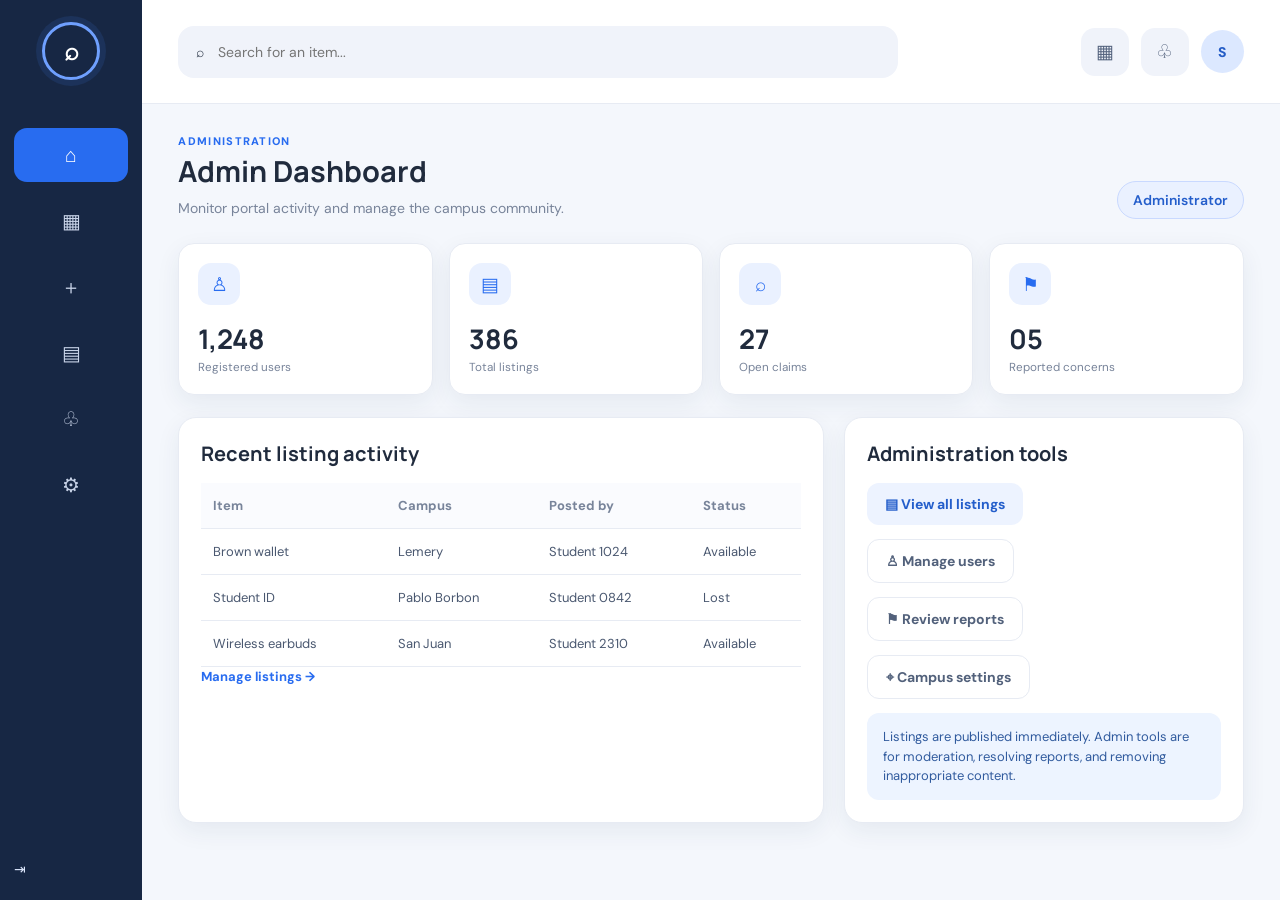
<file: admin-dashboard.html>
<!doctype html>
<html lang="en">
  <head>
    <meta charset="UTF-8" />
    <meta name="viewport" content="width=device-width, initial-scale=1.0" />
    <title>Admin Dashboard | BatStateU Lost & Found</title>
    <link rel="stylesheet" href="css/style.css" />
  </head>
  <body>
    <div class="app">
      <aside class="sidebar">
        <a class="brand" href="feed.html" aria-label="BatStateU Lost and Found"
          >⌕</a
        >
        <nav class="nav">
          <a href="user-dashboard.html" class="active" title="Dashboard"
            >⌂<span>Dashboard</span></a
          >
          <a href="feed.html" title="Feed">▦<span>Feed</span></a>
          <a href="report-item.html" title="Report item"
            >＋<span>Report</span></a
          >
          <a href="my-listings.html" title="My listings"
            >▤<span>My Listings</span></a
          >
          <a href="notifications.html" title="Notifications"
            >♧<span>Alerts</span></a
          >
          <a href="profile.html" title="Profile">⚙<span>Profile</span></a>
        </nav>
        <div class="sidebar-bottom">
          <a href="index.html" title="Sign out">⇥</a>
        </div>
      </aside>
      <main class="main">
        <header class="topbar">
          <label class="search"
            ><span>⌕</span
            ><input
              type="search"
              placeholder="Search for an item..."
              aria-label="Search listings"
          /></label>
          <div class="top-actions">
            <a class="icon-btn" href="feed.html" title="Browse">▦</a>
            <a class="icon-btn" href="notifications.html" title="Notifications"
              >♧</a
            >
            <a class="avatar" href="profile.html" title="Profile">S</a>
          </div>
        </header>
        <section class="content">
          <div class="page-heading">
            <div>
              <div class="eyebrow">Administration</div>
              <h1>Admin Dashboard</h1>
              <p class="subtitle">
                Monitor portal activity and manage the campus community.
              </p>
            </div>
            <span class="chip active">Administrator</span>
          </div>
          <div class="stats">
            <div class="stat">
              <div class="stat-icon">♙</div>
              <strong>1,248</strong><small>Registered users</small>
            </div>
            <div class="stat">
              <div class="stat-icon">▤</div>
              <strong>386</strong><small>Total listings</small>
            </div>
            <div class="stat">
              <div class="stat-icon">⌕</div>
              <strong>27</strong><small>Open claims</small>
            </div>
            <div class="stat">
              <div class="stat-icon">⚑</div>
              <strong>05</strong><small>Reported concerns</small>
            </div>
          </div>
          <div class="two-col">
            <section class="panel">
              <h2>Recent listing activity</h2>
              <div class="table-wrap">
                <table>
                  <thead>
                    <tr>
                      <th>Item</th>
                      <th>Campus</th>
                      <th>Posted by</th>
                      <th>Status</th>
                    </tr>
                  </thead>
                  <tbody>
                    <tr>
                      <td>Brown wallet</td>
                      <td>Lemery</td>
                      <td>Student 1024</td>
                      <td>Available</td>
                    </tr>
                    <tr>
                      <td>Student ID</td>
                      <td>Pablo Borbon</td>
                      <td>Student 0842</td>
                      <td>Lost</td>
                    </tr>
                    <tr>
                      <td>Wireless earbuds</td>
                      <td>San Juan</td>
                      <td>Student 2310</td>
                      <td>Available</td>
                    </tr>
                  </tbody>
                </table>
              </div>
              <a class="back-link" href="my-listings.html">Manage listings →</a>
            </section>
            <section class="panel">
              <h2>Administration tools</h2>
              <p>
                <a class="btn btn-light" href="feed.html"
                  >▤ View all listings</a
                >
              </p>
              <p><a class="btn btn-outline" href="#">♙ Manage users</a></p>
              <p><a class="btn btn-outline" href="#">⚑ Review reports</a></p>
              <p><a class="btn btn-outline" href="#">⌖ Campus settings</a></p>
              <div class="notice">
                Listings are published immediately. Admin tools are for
                moderation, resolving reports, and removing inappropriate
                content.
              </div>
            </section>
          </div>
        </section>
      </main>
    </div>
  </body>
</html>
</file>
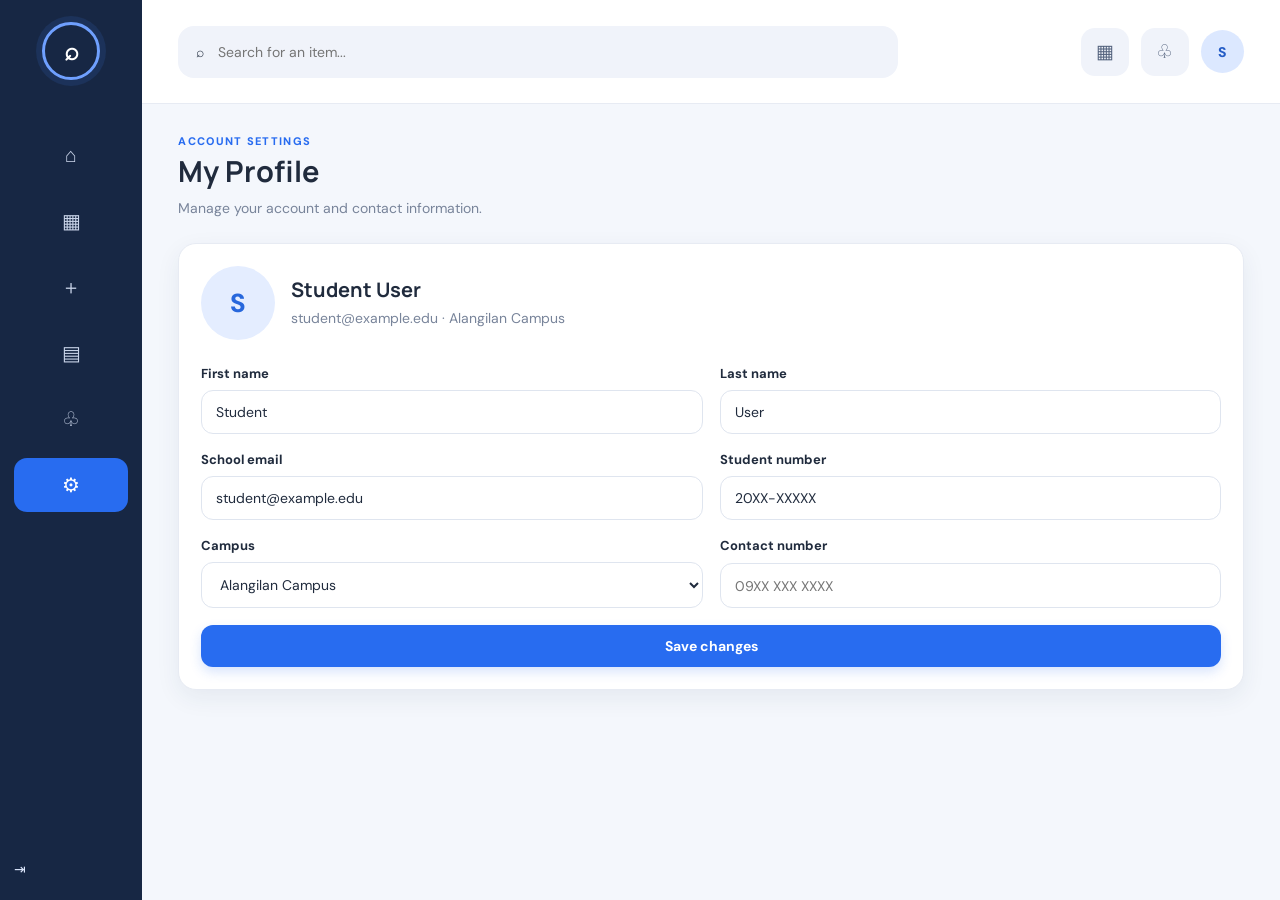
<file: profile.html>
<!doctype html>
<html lang="en">
  <head>
    <meta charset="UTF-8" />
    <meta name="viewport" content="width=device-width, initial-scale=1.0" />
    <title>My Profile | BatStateU Lost & Found</title>
    <link rel="stylesheet" href="css/style.css" />
  </head>
  <body>
    <div class="app">
      <aside class="sidebar">
        <a class="brand" href="feed.html" aria-label="BatStateU Lost and Found"
          >⌕</a
        >
        <nav class="nav">
          <a href="user-dashboard.html" title="Dashboard"
            >⌂<span>Dashboard</span></a
          >
          <a href="feed.html" title="Feed">▦<span>Feed</span></a>
          <a href="report-item.html" title="Report item"
            >＋<span>Report</span></a
          >
          <a href="my-listings.html" title="My listings"
            >▤<span>My Listings</span></a
          >
          <a href="notifications.html" title="Notifications"
            >♧<span>Alerts</span></a
          >
          <a href="profile.html" class="active" title="Profile"
            >⚙<span>Profile</span></a
          >
        </nav>
        <div class="sidebar-bottom">
          <a href="index.html" title="Sign out">⇥</a>
        </div>
      </aside>
      <main class="main">
        <header class="topbar">
          <label class="search"
            ><span>⌕</span
            ><input
              type="search"
              placeholder="Search for an item..."
              aria-label="Search listings"
          /></label>
          <div class="top-actions">
            <a class="icon-btn" href="feed.html" title="Browse">▦</a>
            <a class="icon-btn" href="notifications.html" title="Notifications"
              >♧</a
            >
            <a class="avatar" href="profile.html" title="Profile">S</a>
          </div>
        </header>
        <section class="content">
          <div class="page-heading">
            <div>
              <div class="eyebrow">Account settings</div>
              <h1>My Profile</h1>
              <p class="subtitle">
                Manage your account and contact information.
              </p>
            </div>
          </div>
          <div class="panel">
            <div class="profile-row" style="margin-bottom: 25px">
              <div class="profile-avatar">S</div>
              <div>
                <h2 style="margin: 0 0 4px">Student User</h2>
                <p class="subtitle">student@example.edu · Alangilan Campus</p>
              </div>
            </div>
            <form class="form-grid">
              <div class="form-group">
                <label>First name</label><input class="field" value="Student" />
              </div>
              <div class="form-group">
                <label>Last name</label><input class="field" value="User" />
              </div>
              <div class="form-group">
                <label>School email</label
                ><input
                  class="field"
                  value="student@example.edu"
                  type="email"
                />
              </div>
              <div class="form-group">
                <label>Student number</label
                ><input class="field" value="20XX-XXXXX" />
              </div>
              <div class="form-group">
                <label>Campus</label
                ><select class="select">
                  <option>Alangilan Campus</option>
                  <option>ARASOF Nasugbu Campus</option>
                  <option>Lemery Campus</option>
                  <option>Pablo Borbon Campus</option>
                  <option>JPLPC Malvar Campus</option>
                  <option>Balayan Campus</option>
                  <option>San Juan Campus</option>
                  <option>Mabini Campus</option>
                  <option>Lobo Campus</option>
                  <option>Rosario Campus</option>
                  <option>Lipa Campus</option>
                </select>
              </div>
              <div class="form-group">
                <label>Contact number</label
                ><input class="field" placeholder="09XX XXX XXXX" />
              </div>
              <div class="form-group full">
                <button class="btn btn-primary" type="button">
                  Save changes
                </button>
              </div>
            </form>
          </div>
        </section>
      </main>
    </div>
  </body>
</html>
</file>
<file: css/style.css>
@import url("https://fonts.googleapis.com/css2?family=DM+Sans:wght@400;500;600;700;800&family=Manrope:wght@500;600;700;800&display=swap");
:root {
  --navy: #172744;
  --navy-2: #20365b;
  --blue: #286cf0;
  --blue-dark: #1858d5;
  --bg: #f4f7fc;
  --surface: #fff;
  --text: #202b3d;
  --muted: #78849a;
  --line: #e7ebf3;
  --green: #22a66b;
  --red: #e74b4b;
  --amber: #e6a23c;
  --shadow: 0 8px 24px rgba(31, 53, 91, 0.07);
  --radius: 18px;
}
* {
  box-sizing: border-box;
}
body {
  margin: 0;
  background: var(--bg);
  color: var(--text);
  font-family: "DM Sans", Arial, sans-serif;
  font-size: 14px;
}
a {
  color: inherit;
  text-decoration: none;
}
button,
input,
select,
textarea {
  font: inherit;
}
button,
.btn {
  border: 0;
  cursor: pointer;
}
.app {
  min-height: 100vh;
}
.sidebar {
  position: fixed;
  inset: 0 auto 0 0;
  width: 142px;
  background: var(--navy);
  color: #dce6fb;
  display: flex;
  flex-direction: column;
  align-items: center;
  padding: 22px 14px;
  z-index: 5;
}
.brand {
  width: 58px;
  height: 58px;
  border: 3px solid #6fa0ff;
  border-radius: 50%;
  display: grid;
  place-items: center;
  color: white;
  font-size: 25px;
  font-weight: 800;
  margin-bottom: 48px;
  box-shadow: 0 0 0 6px rgba(70, 130, 245, 0.12);
}
.nav {
  width: 100%;
  display: grid;
  gap: 12px;
}
.nav a {
  height: 54px;
  border-radius: 13px;
  display: flex;
  align-items: center;
  justify-content: center;
  gap: 10px;
  color: #c8d3e8;
  font-size: 20px;
  transition: 0.2s;
}
.nav a span {
  display: none;
  font-size: 13px;
  font-weight: 600;
}
.nav a.active,
.nav a:hover {
  background: var(--blue);
  color: white;
}
.sidebar-bottom {
  margin-top: auto;
  width: 100%;
  display: grid;
  gap: 12px;
}
.main {
  margin-left: 142px;
  min-height: 100vh;
}
.topbar {
  height: 104px;
  background: #fff;
  border-bottom: 1px solid var(--line);
  display: flex;
  align-items: center;
  gap: 24px;
  padding: 20px 3.2%;
  position: sticky;
  top: 0;
  z-index: 4;
}
.search {
  height: 52px;
  background: #f0f3fa;
  border-radius: 16px;
  display: flex;
  align-items: center;
  padding: 0 18px;
  gap: 12px;
  flex: 1;
  max-width: 720px;
}
.search input {
  border: 0;
  outline: 0;
  background: transparent;
  width: 100%;
  color: var(--text);
}
.top-actions {
  display: flex;
  align-items: center;
  gap: 12px;
  margin-left: auto;
}
.icon-btn {
  width: 48px;
  height: 48px;
  border-radius: 14px;
  background: #f0f3fa;
  color: #53627d;
  display: grid;
  place-items: center;
  font-size: 19px;
}
.avatar {
  width: 43px;
  height: 43px;
  border-radius: 50%;
  background: #dce8ff;
  color: #245cc6;
  display: grid;
  place-items: center;
  font-weight: 800;
}
.content {
  max-width: 1500px;
  margin: auto;
  padding: 30px 3.2% 56px;
}
.page-heading {
  display: flex;
  justify-content: space-between;
  align-items: flex-end;
  gap: 18px;
  margin-bottom: 24px;
}
.eyebrow {
  color: var(--blue);
  font-weight: 800;
  text-transform: uppercase;
  letter-spacing: 1.3px;
  font-size: 11px;
}
h1,
h2,
h3,
p {
  margin-top: 0;
}
h1,
h2,
h3 {
  font-family: "Manrope", "DM Sans", sans-serif;
}
h1 {
  font-size: 29px;
  line-height: 1.2;
  margin: 6px 0 8px;
}
h2 {
  font-size: 20px;
  margin: 0 0 16px;
}
h3 {
  font-size: 16px;
  margin: 0 0 8px;
}
.subtitle {
  color: var(--muted);
  margin: 0;
  line-height: 1.6;
}
.btn {
  display: inline-flex;
  align-items: center;
  justify-content: center;
  gap: 9px;
  padding: 12px 18px;
  border-radius: 12px;
  font-weight: 700;
  transition: 0.2s;
}
.btn-primary {
  background: var(--blue);
  color: white;
  box-shadow: 0 5px 12px rgba(40, 108, 240, 0.18);
}
.btn-primary:hover {
  background: var(--blue-dark);
  transform: translateY(-1px);
}
.btn-light {
  background: #edf3ff;
  color: #245ecb;
}
.btn-outline {
  background: white;
  border: 1px solid var(--line);
  color: #52617b;
}
.btn-danger {
  background: #fff0f0;
  color: #d53e3e;
}
.filters {
  display: flex;
  align-items: center;
  gap: 10px;
  flex-wrap: wrap;
  margin: 22px 0;
}
.field,
.select,
.textarea {
  width: 100%;
  border: 1px solid #dfe5ef;
  background: white;
  border-radius: 12px;
  padding: 12px 14px;
  color: var(--text);
  outline: none;
}
.field:focus,
.select:focus,
.textarea:focus {
  border-color: #82a9ff;
  box-shadow: 0 0 0 3px rgba(40, 108, 240, 0.1);
}
.filter-select {
  width: auto;
  min-width: 190px;
}
.chip {
  border: 1px solid var(--line);
  background: white;
  border-radius: 999px;
  padding: 9px 15px;
  color: #65728a;
  font-weight: 600;
}
.chip.active {
  background: #eaf1ff;
  border-color: #c9d9ff;
  color: #245ecb;
}
.grid {
  display: grid;
  grid-template-columns: repeat(4, minmax(0, 1fr));
  gap: 20px;
}
.item-card {
  background: white;
  border: 1px solid var(--line);
  border-radius: 17px;
  overflow: hidden;
  box-shadow: var(--shadow);
  transition: 0.2s;
}
.item-card:hover {
  transform: translateY(-3px);
  box-shadow: 0 12px 28px rgba(31, 53, 91, 0.12);
}
.item-image {
  height: 190px;
  background: #e8edf7;
  position: relative;
  overflow: hidden;
}
.item-image img {
  width: 100%;
  height: 100%;
  object-fit: cover;
  display: block;
}
.item-placeholder {
  height: 100%;
  display: grid;
  place-items: center;
  font-size: 54px;
  color: #9aa8bf;
  background: linear-gradient(135deg, #e9effa, #dce6f6);
}
.status {
  position: absolute;
  top: 12px;
  left: 12px;
  border-radius: 999px;
  padding: 8px 12px;
  font-size: 11px;
  font-weight: 800;
  display: flex;
  align-items: center;
  gap: 6px;
}
.status.available {
  background: #dff7eb;
  color: #14834e;
}
.status.lost {
  background: #ffe7e7;
  color: #d43e3e;
}
.status.claimed {
  background: #e5edff;
  color: #245ecb;
}
.status.returned {
  background: #edf0f5;
  color: #68758b;
}
.card-body {
  padding: 15px 16px 16px;
}
.card-body h3 {
  margin-bottom: 10px;
}
.meta {
  display: flex;
  align-items: center;
  gap: 8px;
  color: var(--muted);
  font-size: 12px;
  margin: 8px 0;
}
.meta-icon {
  width: 17px;
  text-align: center;
  color: #52627e;
}
.card-bottom {
  display: flex;
  justify-content: space-between;
  align-items: center;
  margin-top: 14px;
}
.card-bottom .btn {
  padding: 10px 13px;
  font-size: 12px;
}
.panel {
  background: white;
  border: 1px solid var(--line);
  border-radius: var(--radius);
  padding: 22px;
  box-shadow: var(--shadow);
}
.stats {
  display: grid;
  grid-template-columns: repeat(4, 1fr);
  gap: 16px;
  margin: 22px 0;
}
.stat {
  background: white;
  border: 1px solid var(--line);
  border-radius: 16px;
  padding: 19px;
  box-shadow: var(--shadow);
}
.stat-icon {
  width: 42px;
  height: 42px;
  border-radius: 13px;
  background: #eaf1ff;
  color: var(--blue);
  display: grid;
  place-items: center;
  font-size: 19px;
  margin-bottom: 15px;
}
.stat strong {
  font-family: "Manrope";
  font-size: 27px;
  display: block;
}
.stat small {
  color: var(--muted);
}
.two-col {
  display: grid;
  grid-template-columns: 1.5fr 1fr;
  gap: 20px;
}
.table-wrap {
  overflow: auto;
}
table {
  width: 100%;
  border-collapse: collapse;
  min-width: 600px;
}
th,
td {
  text-align: left;
  padding: 14px 12px;
  border-bottom: 1px solid var(--line);
  font-size: 13px;
}
th {
  color: var(--muted);
  font-weight: 700;
  background: #fafbfe;
}
td {
  color: #4a5870;
}
.form-grid {
  display: grid;
  grid-template-columns: 1fr 1fr;
  gap: 17px;
}
.form-group {
  display: grid;
  gap: 8px;
}
.form-group.full {
  grid-column: 1/-1;
}
.form-group label {
  font-weight: 700;
  font-size: 13px;
}
.textarea {
  min-height: 110px;
  resize: vertical;
}
.helper {
  font-size: 12px;
  color: var(--muted);
  line-height: 1.5;
}
.upload {
  border: 1.5px dashed #b8c9eb;
  border-radius: 14px;
  background: #f7f9ff;
  padding: 28px;
  text-align: center;
  color: #6e83a9;
}
.upload strong {
  display: block;
  color: #3f5d91;
  margin: 8px;
}
.details-layout {
  display: grid;
  grid-template-columns: 1.1fr 1fr;
  gap: 26px;
}
.detail-main-image {
  width: 100%;
  height: 380px;
  object-fit: cover;
  border-radius: 16px;
  background: #e8edf7;
}
.thumb-row {
  display: flex;
  gap: 10px;
  margin-top: 12px;
}
.thumb {
  width: 90px;
  height: 72px;
  border-radius: 10px;
  background: #e8edf7;
  object-fit: cover;
}
.auth-page {
  min-height: 100vh;
  display: grid;
  grid-template-columns: 1fr 1fr;
  background: white;
}
.auth-art {
  background: linear-gradient(145deg, #142747, #2457a0);
  color: white;
  padding: 8%;
  display: flex;
  flex-direction: column;
  justify-content: space-between;
  position: relative;
  overflow: hidden;
}
.auth-art:after {
  content: "";
  position: absolute;
  width: 480px;
  height: 480px;
  border: 1px solid rgba(255, 255, 255, 0.15);
  border-radius: 50%;
  right: -150px;
  bottom: -160px;
  box-shadow:
    0 0 0 45px rgba(255, 255, 255, 0.04),
    0 0 0 95px rgba(255, 255, 255, 0.03);
}
.auth-art h1 {
  font-size: 42px;
  max-width: 480px;
  line-height: 1.15;
}
.auth-art p {
  color: #c9d8f2;
  max-width: 440px;
  line-height: 1.7;
}
.auth-form-side {
  display: grid;
  place-items: center;
  padding: 35px;
}
.auth-box {
  width: min(430px, 100%);
}
.auth-box h1 {
  font-size: 28px;
}
.auth-box .form-group {
  margin: 17px 0;
}
.auth-box .btn {
  width: 100%;
}
.back-link {
  color: var(--blue);
  font-weight: 700;
  font-size: 13px;
}
.notice {
  padding: 14px 16px;
  border-radius: 12px;
  background: #edf4ff;
  color: #315b9e;
  line-height: 1.5;
  font-size: 13px;
}
.empty {
  padding: 45px 20px;
  text-align: center;
  color: var(--muted);
}
.profile-row {
  display: flex;
  align-items: center;
  gap: 16px;
}
.profile-avatar {
  width: 74px;
  height: 74px;
  border-radius: 50%;
  background: #e4edff;
  color: #2767dc;
  display: grid;
  place-items: center;
  font-size: 26px;
  font-weight: 800;
}
.footer-note {
  color: #9aa4b5;
  font-size: 12px;
  text-align: center;
  margin-top: 28px;
}
@media (max-width: 1150px) {
  .grid {
    grid-template-columns: repeat(3, minmax(0, 1fr));
  }
  .sidebar {
    width: 88px;
  }
  .main {
    margin-left: 88px;
  }
  .nav a {
    font-size: 21px;
  }
  .stats {
    grid-template-columns: repeat(2, 1fr);
  }
}
@media (max-width: 800px) {
  .grid {
    grid-template-columns: repeat(2, minmax(0, 1fr));
  }
  .topbar {
    height: auto;
    min-height: 82px;
    padding: 14px 18px;
  }
  .content {
    padding: 24px 18px;
  }
  .two-col,
  .details-layout {
    grid-template-columns: 1fr;
  }
  .auth-page {
    grid-template-columns: 1fr;
  }
  .auth-art {
    display: none;
  }
  .form-grid {
    grid-template-columns: 1fr;
  }
  .form-group.full {
    grid-column: auto;
  }
}
@media (max-width: 560px) {
  .sidebar {
    width: 100%;
    height: 66px;
    inset: auto 0 0;
    flex-direction: row;
    padding: 6px 10px;
  }
  .brand,
  .sidebar-bottom {
    display: none;
  }
  .nav {
    display: flex;
    justify-content: space-around;
    gap: 3px;
  }
  .nav a {
    height: 48px;
    width: 48px;
    font-size: 19px;
  }
  .main {
    margin: 0 0 66px;
  }
  .topbar {
    gap: 10px;
  }
  .top-actions .icon-btn {
    display: none;
  }
  .avatar {
    width: 38px;
    height: 38px;
  }
  .grid {
    grid-template-columns: 1fr;
  }
  .stats {
    grid-template-columns: 1fr 1fr;
  }
  .page-heading {
    align-items: flex-start;
    flex-direction: column;
  }
  .filter-select {
    width: 100%;
  }
  .item-image {
    height: 220px;
  }
  .detail-main-image {
    height: 270px;
  }
}
/* Hide elements when the hidden attribute is present */
[hidden] {
    display: none !important;
}

/* Listing image display */
.item-image img {
    display: block;
}

/* Empty feed message */
.empty-state {
    background: var(--surface);
    border: 1px solid var(--line);
    border-radius: var(--radius);
}
</file>
